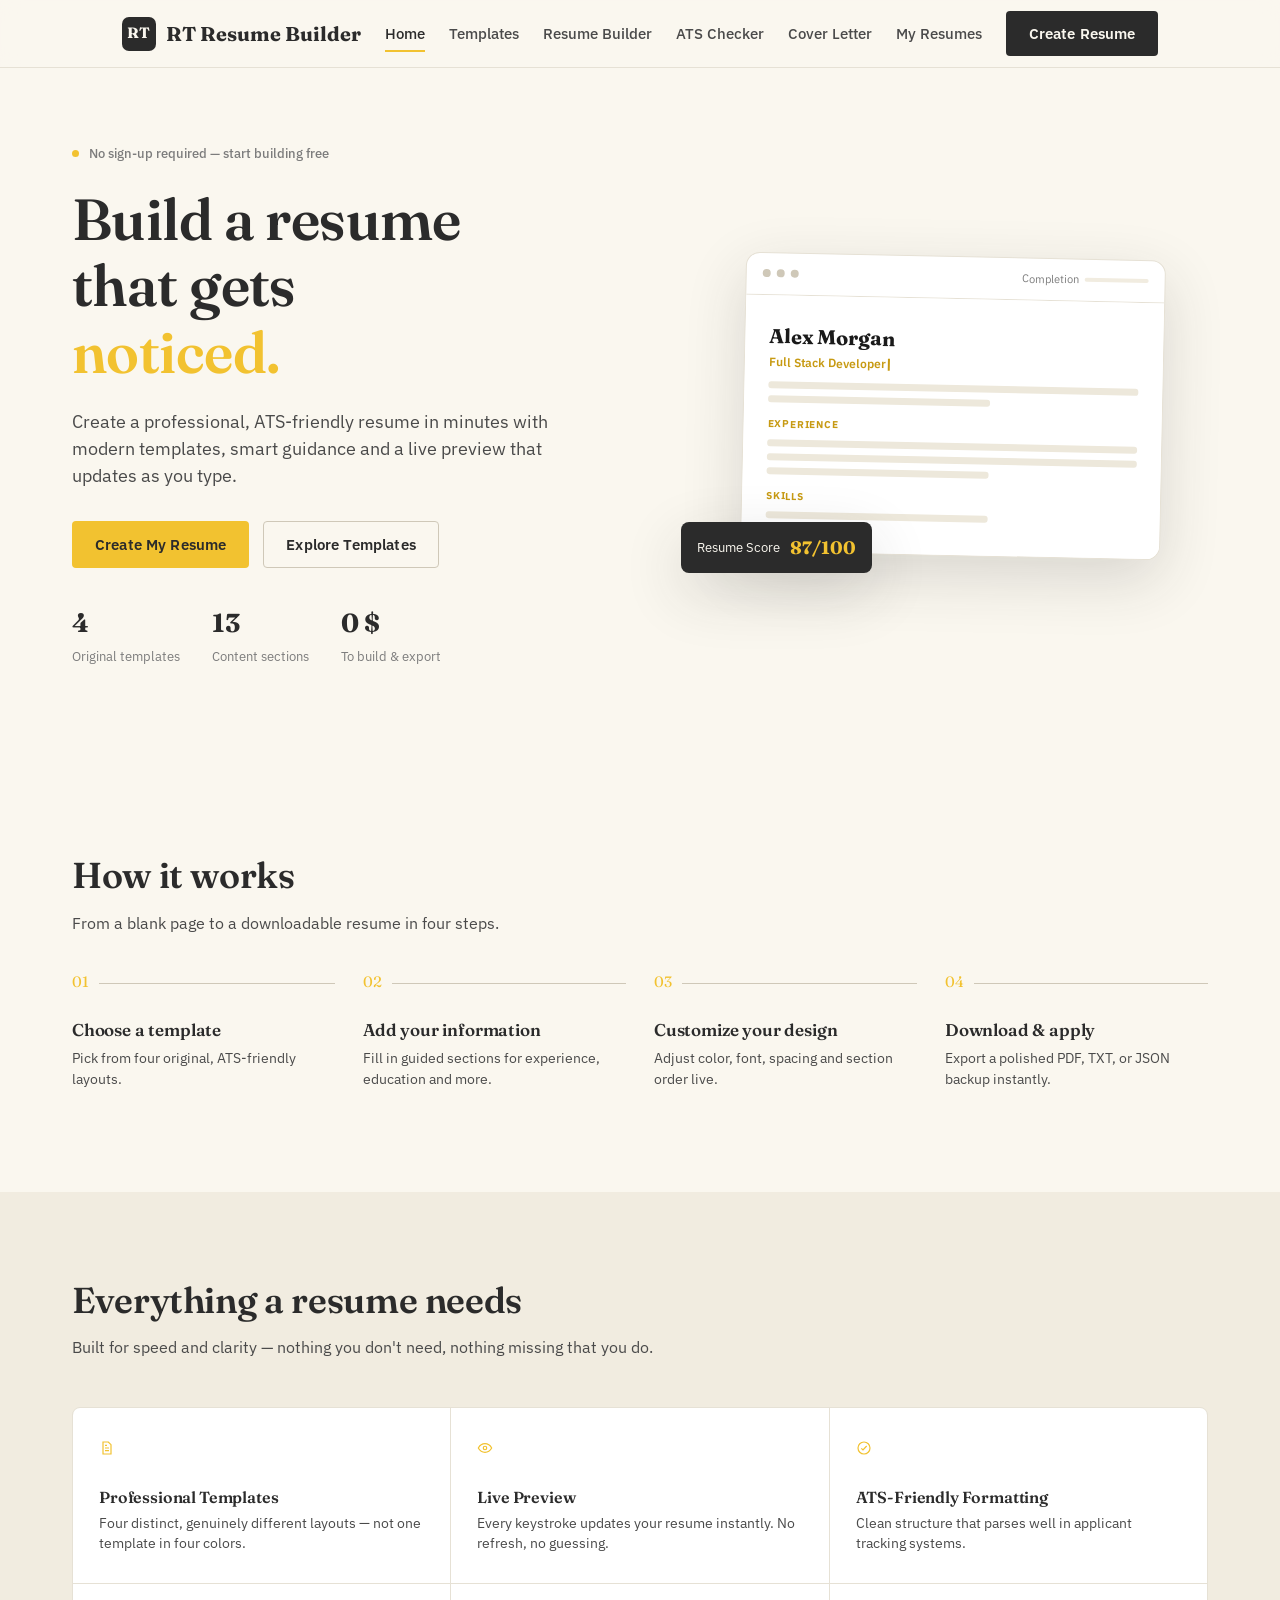
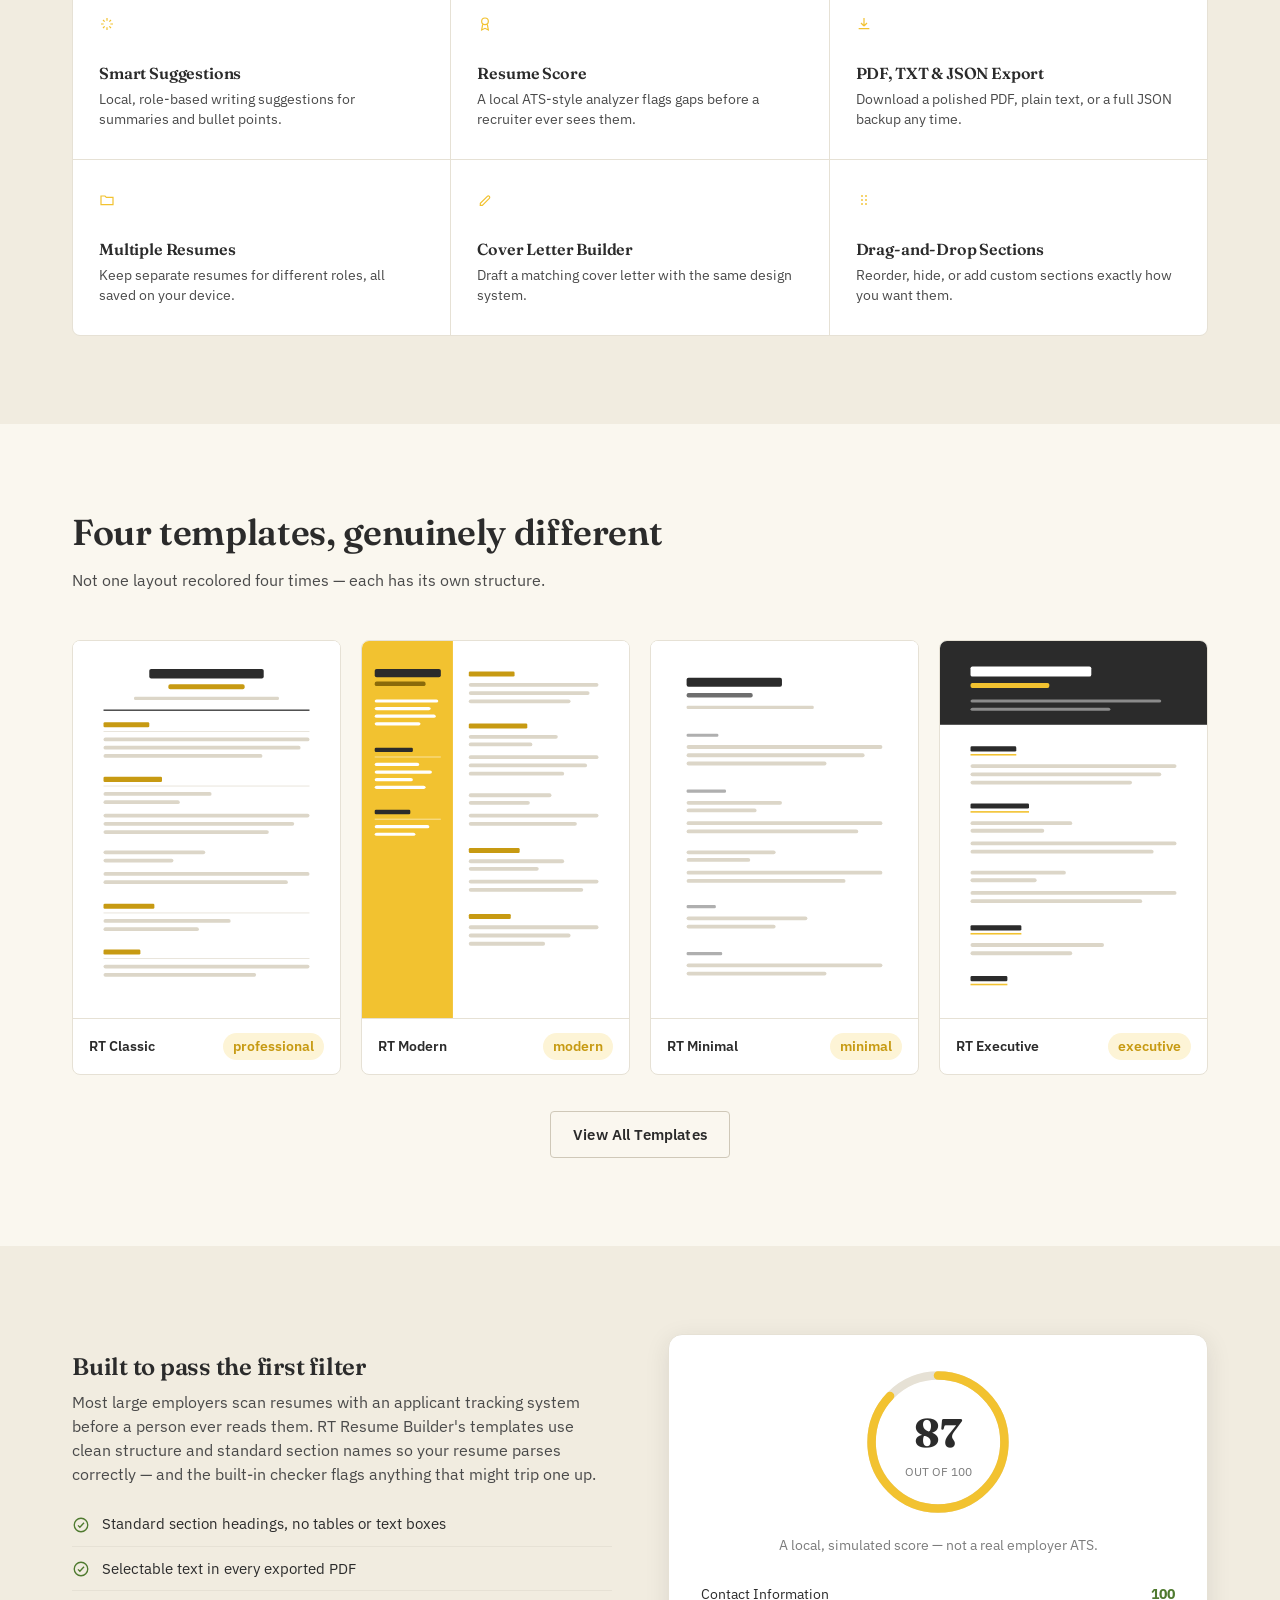
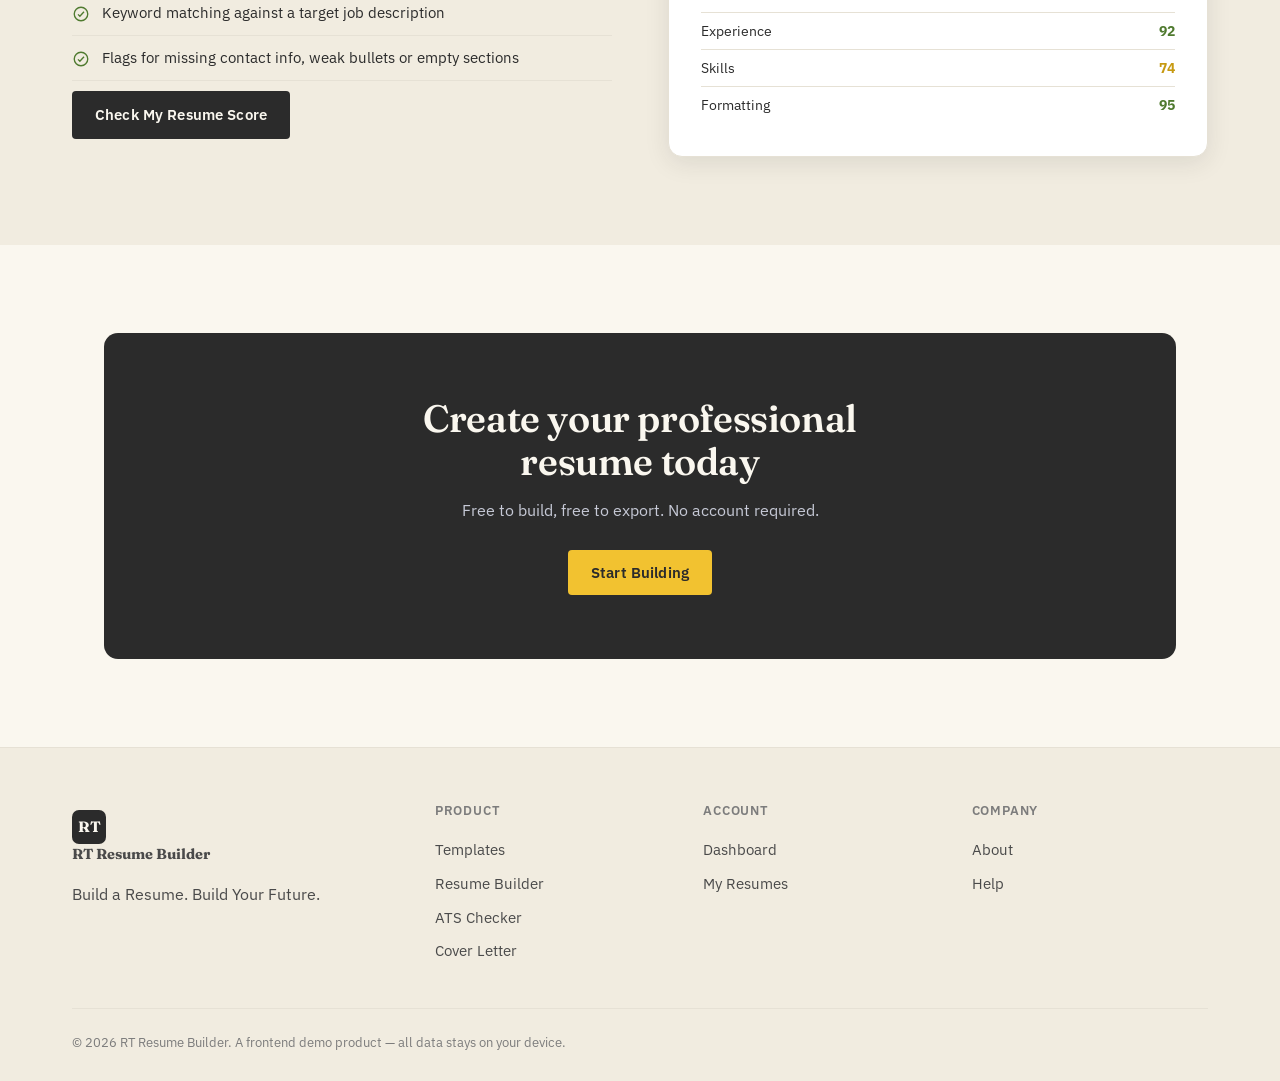
<file: index.html>
<!DOCTYPE html>
<html lang="en">
<head>
<meta charset="UTF-8">
<meta name="viewport" content="width=device-width, initial-scale=1.0">
<title>RT Resume Builder — Build a Professional Resume</title>
<meta name="description" content="Create professional ATS-friendly resumes with modern templates, live preview, smart guidance and easy PDF export.">
<meta property="og:title" content="RT Resume Builder — Build a Resume. Build Your Future.">
<meta property="og:description" content="Create professional, ATS-friendly resumes in minutes with modern templates and a live preview.">
<meta property="og:type" content="website">
<link rel="icon" href="data:image/svg+xml,<svg xmlns=%22http://www.w3.org/2000/svg%22 viewBox=%220 0 100 100%22><rect width=%22100%22 height=%22100%22 rx=%2222%22 fill=%22%2317233B%22/><text x=%2250%22 y=%2266%22 font-size=%2244%22 fill=%22%23FBF9F4%22 text-anchor=%22middle%22 font-family=%22Georgia,serif%22>RT</text></svg>">
<link rel="stylesheet" href="css/style.css">
<link rel="stylesheet" href="css/landing.css">
<link rel="stylesheet" href="css/responsive.css">
</head>
<body>

<header class="site-header">
  <div class="container">
    <a href="index.html" class="brand"><span class="brand-mark">RT</span><span class="brand-name">RT Resume Builder</span></a>
    <nav class="main-nav">
      <a href="index.html">Home</a>
      <a href="templates.html">Templates</a>
      <a href="builder.html">Resume Builder</a>
      <a href="ats-checker.html">ATS Checker</a>
      <a href="cover-letter.html">Cover Letter</a>
      <a href="dashboard.html">My Resumes</a>
    </nav>
    <div class="header-actions">
      <button class="btn btn-primary" data-create-resume>Create Resume</button>
    </div>
    <button class="hamburger" aria-label="Menu"><span></span></button>
  </div>
</header>

<nav class="mobile-nav">
  <a href="index.html">Home</a>
  <a href="templates.html">Templates</a>
  <a href="builder.html">Resume Builder</a>
  <a href="ats-checker.html">ATS Checker</a>
  <a href="cover-letter.html">Cover Letter</a>
  <a href="dashboard.html">My Resumes</a>
  <div class="mobile-actions">
    <button class="btn btn-primary" data-create-resume>Create Resume</button>
    <a href="dashboard.html" class="btn btn-outline">Dashboard</a>
  </div>
</nav>

<main>
  <section class="hero">
    <div class="container">
      <div class="hero-copy">
        <div class="hero-eyebrow"><span class="dot"></span><span>No sign-up required — start building free</span></div>
        <h1>Build a resume that gets <em>noticed.</em></h1>
        <p class="lede">Create a professional, ATS-friendly resume in minutes with modern templates, smart guidance and a live preview that updates as you type.</p>
        <div class="hero-ctas">
          <button class="btn btn-accent" data-create-resume>Create My Resume</button>
          <a href="templates.html" class="btn btn-outline">Explore Templates</a>
        </div>
        <div class="hero-stats">
          <div><strong>4</strong><span>Original templates</span></div>
          <div><strong>13</strong><span>Content sections</span></div>
          <div><strong>0&nbsp;$</strong><span>To build &amp; export</span></div>
        </div>
      </div>
      <div class="hero-visual">
        <div class="mini-app">
          <div class="mini-app-bar">
            <div class="dots"><span></span><span></span><span></span></div>
            <div class="completion">Completion <div class="mini-progress"><i></i></div></div>
          </div>
          <div class="mini-resume">
            <div class="m-name" id="hero-type-name"></div>
            <div class="m-title">Full Stack Developer<span class="type-cursor"></span></div>
            <div class="m-line"></div>
            <div class="m-line short"></div>
            <div class="m-heading">Experience</div>
            <div class="m-line"></div>
            <div class="m-line"></div>
            <div class="m-line short"></div>
            <div class="m-heading">Skills</div>
            <div class="m-line short"></div>
          </div>
        </div>
        <div class="hero-badge-float">Resume Score <strong>87/100</strong></div>
      </div>
    </div>
  </section>

  <section class="section">
    <div class="container">
      <div class="section-head">
        <h2>How it works</h2>
        <p>From a blank page to a downloadable resume in four steps.</p>
      </div>
      <div class="steps">
        <div class="step"><span class="step-num">01</span><h3>Choose a template</h3><p>Pick from four original, ATS-friendly layouts.</p></div>
        <div class="step"><span class="step-num">02</span><h3>Add your information</h3><p>Fill in guided sections for experience, education and more.</p></div>
        <div class="step"><span class="step-num">03</span><h3>Customize your design</h3><p>Adjust color, font, spacing and section order live.</p></div>
        <div class="step"><span class="step-num">04</span><h3>Download &amp; apply</h3><p>Export a polished PDF, TXT, or JSON backup instantly.</p></div>
      </div>
    </div>
  </section>

  <section class="section section-alt">
    <div class="container">
      <div class="section-head">
        <h2>Everything a resume needs</h2>
        <p>Built for speed and clarity — nothing you don't need, nothing missing that you do.</p>
      </div>
      <div class="features-grid">
        <div class="feature-card"><div class="f-icon"><span data-icon="file-text"></span></div><h3>Professional Templates</h3><p>Four distinct, genuinely different layouts — not one template in four colors.</p></div>
        <div class="feature-card"><div class="f-icon"><span data-icon="eye"></span></div><h3>Live Preview</h3><p>Every keystroke updates your resume instantly. No refresh, no guessing.</p></div>
        <div class="feature-card"><div class="f-icon"><span data-icon="check-circle"></span></div><h3>ATS-Friendly Formatting</h3><p>Clean structure that parses well in applicant tracking systems.</p></div>
        <div class="feature-card"><div class="f-icon"><span data-icon="sparkle"></span></div><h3>Smart Suggestions</h3><p>Local, role-based writing suggestions for summaries and bullet points.</p></div>
        <div class="feature-card"><div class="f-icon"><span data-icon="award"></span></div><h3>Resume Score</h3><p>A local ATS-style analyzer flags gaps before a recruiter ever sees them.</p></div>
        <div class="feature-card"><div class="f-icon"><span data-icon="download"></span></div><h3>PDF, TXT &amp; JSON Export</h3><p>Download a polished PDF, plain text, or a full JSON backup any time.</p></div>
        <div class="feature-card"><div class="f-icon"><span data-icon="folder"></span></div><h3>Multiple Resumes</h3><p>Keep separate resumes for different roles, all saved on your device.</p></div>
        <div class="feature-card"><div class="f-icon"><span data-icon="edit"></span></div><h3>Cover Letter Builder</h3><p>Draft a matching cover letter with the same design system.</p></div>
        <div class="feature-card"><div class="f-icon"><span data-icon="grip"></span></div><h3>Drag-and-Drop Sections</h3><p>Reorder, hide, or add custom sections exactly how you want them.</p></div>
      </div>
    </div>
  </section>

  <section class="section">
    <div class="container">
      <div class="section-head">
        <h2>Four templates, genuinely different</h2>
        <p>Not one layout recolored four times — each has its own structure.</p>
      </div>
      <div class="showcase-grid" id="showcase-grid"></div>
      <div class="showcase-more"><a href="templates.html" class="btn btn-outline">View All Templates</a></div>
    </div>
  </section>

  <section class="section section-alt">
    <div class="container ats-section">
      <div>
        <h2>Built to pass the first filter</h2>
        <p>Most large employers scan resumes with an applicant tracking system before a person ever reads them. RT Resume Builder's templates use clean structure and standard section names so your resume parses correctly — and the built-in checker flags anything that might trip one up.</p>
        <ul class="ats-check-list">
          <li><span data-icon="check-circle"></span> Standard section headings, no tables or text boxes</li>
          <li><span data-icon="check-circle"></span> Selectable text in every exported PDF</li>
          <li><span data-icon="check-circle"></span> Keyword matching against a target job description</li>
          <li><span data-icon="check-circle"></span> Flags for missing contact info, weak bullets or empty sections</li>
        </ul>
        <a href="ats-checker.html" class="btn btn-primary" style="margin-top:10px;">Check My Resume Score</a>
      </div>
      <div class="ats-score-card">
        <div class="score-ring" id="ats-demo-ring">
          <svg viewBox="0 0 140 140"><circle class="track" cx="70" cy="70" r="62"/><circle class="fill" cx="70" cy="70" r="62" style="stroke-dasharray:389;stroke-dashoffset:50"/></svg>
          <div class="score-num"><strong>87</strong><span>OUT OF 100</span></div>
        </div>
        <p style="margin:0;color:var(--muted);font-size:13.5px;">A local, simulated score — not a real employer ATS.</p>
        <ul class="ats-cat-list">
          <li><span>Contact Information</span><strong style="color:var(--success)">100</strong></li>
          <li><span>Experience</span><strong style="color:var(--success)">92</strong></li>
          <li><span>Skills</span><strong style="color:var(--warning)">74</strong></li>
          <li><span>Formatting</span><strong style="color:var(--success)">95</strong></li>
        </ul>
      </div>
    </div>
  </section>

  <section class="section">
    <div class="container">
      <div class="final-cta">
        <h2>Create your professional resume today</h2>
        <p>Free to build, free to export. No account required.</p>
        <button class="btn btn-accent" data-create-resume>Start Building</button>
      </div>
    </div>
  </section>
</main>

<footer class="site-footer">
  <div class="container">
    <div class="footer-grid">
      <div class="footer-col">
        <a href="index.html" class="brand" style="margin-bottom:10px;"><span class="brand-mark">RT</span><span class="brand-name">RT Resume Builder</span></a>
        <p style="max-width:32ch;">Build a Resume. Build Your Future.</p>
      </div>
      <div class="footer-col"><h4>Product</h4>
        <a href="templates.html">Templates</a><a href="builder.html">Resume Builder</a><a href="ats-checker.html">ATS Checker</a><a href="cover-letter.html">Cover Letter</a>
      </div>
      <div class="footer-col"><h4>Account</h4>
        <a href="dashboard.html">Dashboard</a><a href="dashboard.html">My Resumes</a>
      </div>
      <div class="footer-col"><h4>Company</h4>
        <a href="index.html">About</a><a href="index.html">Help</a>
      </div>
    </div>
    <div class="footer-bottom">
      <span>© 2026 RT Resume Builder. A frontend demo product — all data stays on your device.</span>
    </div>
  </div>
</footer>

<script src="js/ui.js"></script>
<script src="js/storage.js"></script>
<script src="js/resume-data.js"></script>
<script src="js/icons.js"></script>
<script src="js/templates.js"></script>
<script src="js/resume-preview.js"></script>
<script src="js/suggestions-data.js"></script>
<script src="js/sample-data.js"></script>
<script src="js/navigation.js"></script>
<script src="js/app.js"></script>
<script>
  document.addEventListener('DOMContentLoaded', () => {
    document.querySelectorAll('[data-icon]').forEach(el => { el.innerHTML = RTIcons[el.dataset.icon] || ''; });
  });
</script>
<script>
  // render template showcase using the shared preview engine (kept inline: purely presentational, page-specific)
  document.addEventListener('DOMContentLoaded', () => {
    const grid = document.getElementById('showcase-grid');
    grid.innerHTML = RT_TEMPLATES.map(t => `
      <a class="showcase-card" href="templates.html">
        <div class="showcase-thumb"><img src="${t.image}" alt="${t.name} resume template preview" loading="lazy"></div>
        <div class="showcase-meta"><span>${t.name}</span><span class="badge badge-brass">${t.category}</span></div>
      </a>`).join('');
  });
</script>
</body>
</html>
</file>
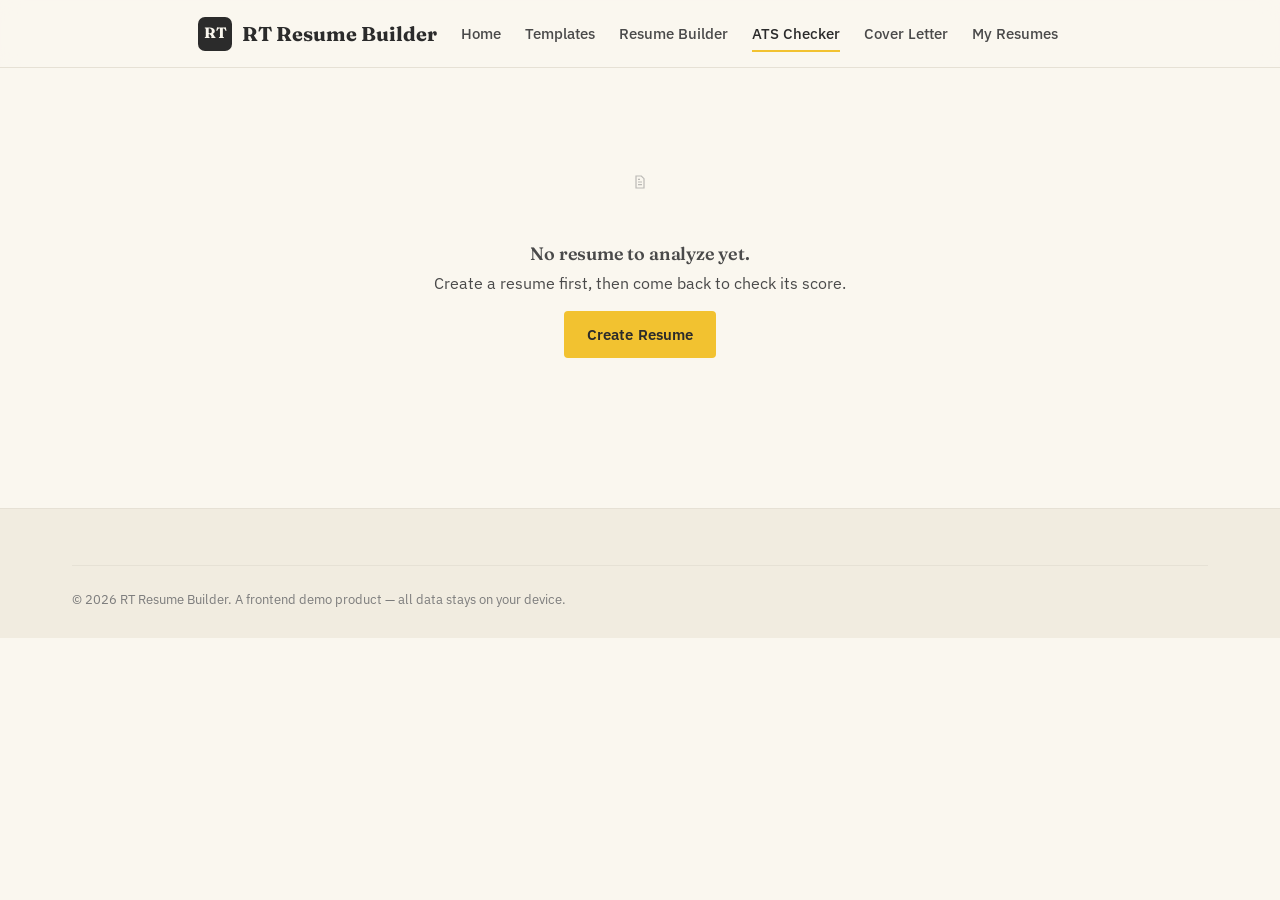
<file: ats-checker.html>
<!DOCTYPE html>
<html lang="en">
<head>
<meta charset="UTF-8">
<meta name="viewport" content="width=device-width, initial-scale=1.0">
<title>ATS Checker — RT Resume Builder</title>
<link rel="icon" href="data:image/svg+xml,<svg xmlns=%22http://www.w3.org/2000/svg%22 viewBox=%220 0 100 100%22><rect width=%22100%22 height=%22100%22 rx=%2222%22 fill=%22%2317233B%22/><text x=%2250%22 y=%2266%22 font-size=%2244%22 fill=%22%23FBF9F4%22 text-anchor=%22middle%22 font-family=%22Georgia,serif%22>RT</text></svg>">
<link rel="stylesheet" href="css/style.css">
<link rel="stylesheet" href="css/builder.css">
<link rel="stylesheet" href="css/responsive.css">
<style>
  .ats-wrap{ max-width:1080px; margin:0 auto; padding:44px 32px 90px; }
  .ats-top{ margin-bottom:34px; }
  .ats-top p{ margin:0; }
  .ats-layout{ display:grid; grid-template-columns:300px 1fr; gap:28px; align-items:start; }
  .ats-panel{ background:var(--surface); border:1px solid var(--line); border-radius:var(--radius); padding:26px; }
  .ats-panel h3{ font-size:16px; margin-bottom:14px; }
  #category-list li{ display:flex; justify-content:space-between; padding:9px 0; border-bottom:1px solid var(--line); font-size:14px; }
  #category-list li:last-child{ border:none; }
  .keyword-form{ display:flex; flex-direction:column; gap:10px; margin-top:6px; }
  @media (max-width:900px){ .ats-layout{ grid-template-columns:1fr; } }
</style>
</head>
<body>

<header class="site-header">
  <div class="container">
    <a href="index.html" class="brand"><span class="brand-mark">RT</span><span class="brand-name">RT Resume Builder</span></a>
    <nav class="main-nav">
      <a href="index.html">Home</a><a href="templates.html">Templates</a><a href="builder.html">Resume Builder</a>
      <a href="ats-checker.html" class="active">ATS Checker</a><a href="cover-letter.html">Cover Letter</a><a href="dashboard.html">My Resumes</a>
    </nav>
    <div class="header-actions">
    </div>
    <button class="hamburger" aria-label="Menu"><span></span></button>
  </div>
</header>
<nav class="mobile-nav">
  <a href="index.html">Home</a><a href="templates.html">Templates</a><a href="builder.html">Resume Builder</a>
  <a href="ats-checker.html">ATS Checker</a><a href="cover-letter.html">Cover Letter</a><a href="dashboard.html">My Resumes</a>
</nav>

<div id="ats-root" class="ats-wrap">
  <div class="ats-top">
    <h1 style="font-size:28px;">ATS Score for "<span id="ats-resume-name"></span>"</h1>
    <p>A local, simulated analysis — not a real employer applicant tracking system. Use it to catch obvious gaps before you apply.</p>
  </div>

  <div class="ats-layout">
    <div class="ats-panel" style="text-align:center;">
      <div id="score-ring-holder" style="display:flex;justify-content:center;margin-bottom:10px;"></div>
      <p style="color:var(--muted);font-size:13px;">Overall Resume Score</p>
      <h3 style="text-align:left;margin-top:20px;">By Category</h3>
      <ul id="category-list"></ul>
    </div>

    <div>
      <div class="ats-panel" style="margin-bottom:20px;">
        <h3>Resume Check</h3>
        <div id="resume-check-list"></div>
      </div>

      <div class="ats-panel" style="margin-bottom:20px;">
        <h3>Issues Found</h3>
        <div id="issue-list"></div>
      </div>

      <div class="ats-panel">
        <h3>Keyword Match</h3>
        <p style="margin-bottom:10px;">Enter a target job title and keywords from a job description to see how well your resume matches.</p>
        <form id="keyword-form" class="keyword-form">
          <input type="text" id="target-job" class="field" style="padding:11px 13px;border:1px solid var(--line-strong);border-radius:6px;" placeholder="Target Job Title, e.g. Frontend Developer">
          <input type="text" id="target-keywords" class="field" style="padding:11px 13px;border:1px solid var(--line-strong);border-radius:6px;" placeholder="Keywords, comma-separated e.g. HTML, CSS, JavaScript, Git, React">
          <button class="btn btn-primary" type="submit" style="align-self:flex-start;">Check Keyword Match</button>
        </form>
        <div id="keyword-result" style="margin-top:14px;"></div>
      </div>
    </div>
  </div>
</div>

<footer class="site-footer">
  <div class="container"><div class="footer-bottom"><span>© 2026 RT Resume Builder. A frontend demo product — all data stays on your device.</span></div></div>
</footer>

<script src="js/ui.js"></script>
<script src="js/storage.js"></script>
<script src="js/resume-data.js"></script>
<script src="js/icons.js"></script>
<script src="js/templates.js"></script>
<script src="js/resume-preview.js"></script>
<script src="js/suggestions-data.js"></script>
<script src="js/sample-data.js"></script>
<script src="js/navigation.js"></script>
<script src="js/ats-checker.js"></script>
<script>
document.addEventListener('DOMContentLoaded', () => {
  document.querySelectorAll('[data-icon]').forEach(el => { el.innerHTML = RTIcons[el.dataset.icon] || ''; });
});
</script>
</body>
</html>
</file>
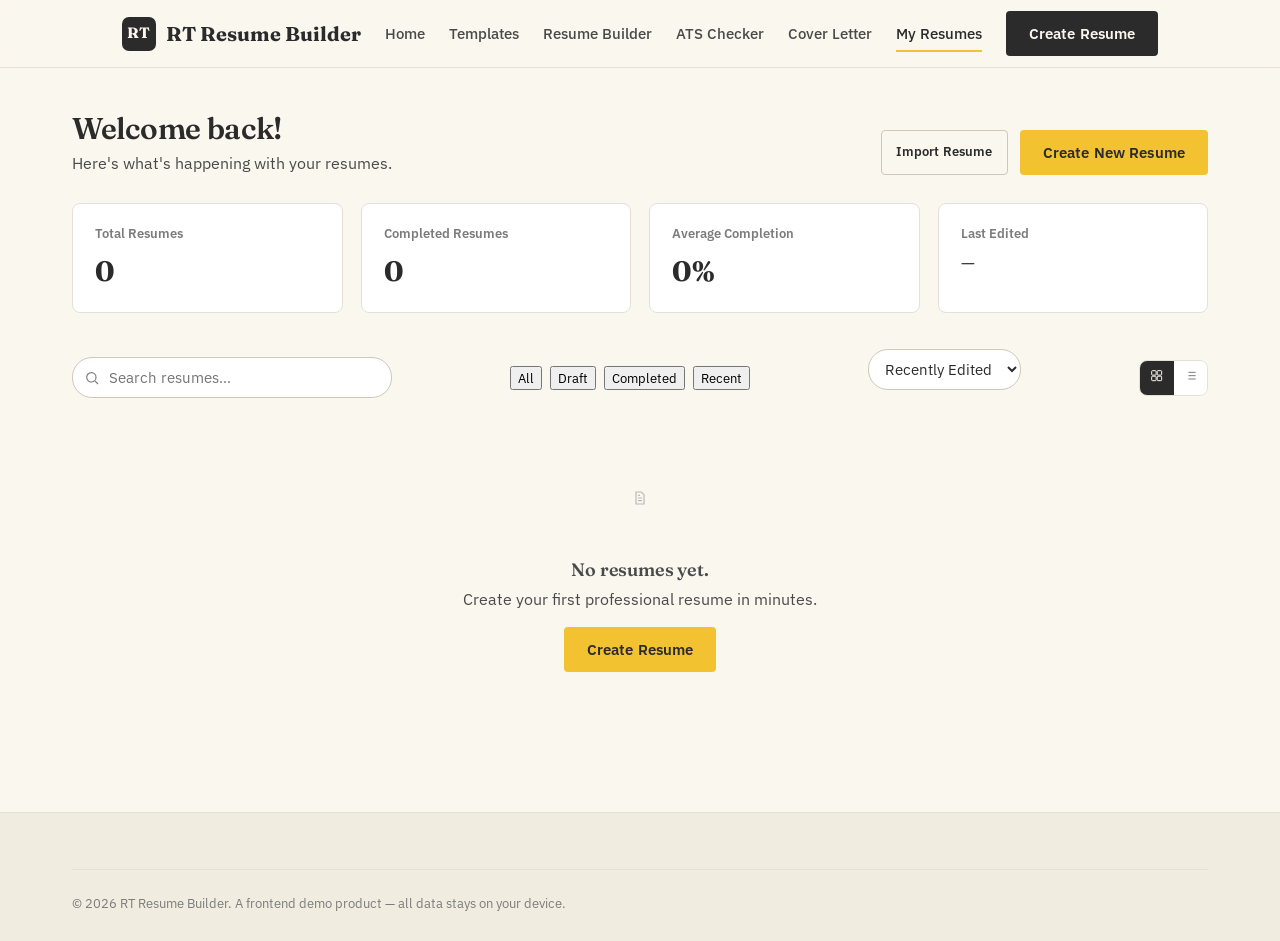
<file: dashboard.html>
<!DOCTYPE html>
<html lang="en">
<head>
<meta charset="UTF-8">
<meta name="viewport" content="width=device-width, initial-scale=1.0">
<title>Dashboard — RT Resume Builder</title>
<link rel="icon" href="data:image/svg+xml,<svg xmlns=%22http://www.w3.org/2000/svg%22 viewBox=%220 0 100 100%22><rect width=%22100%22 height=%22100%22 rx=%2222%22 fill=%22%2317233B%22/><text x=%2250%22 y=%2266%22 font-size=%2244%22 fill=%22%23FBF9F4%22 text-anchor=%22middle%22 font-family=%22Georgia,serif%22>RT</text></svg>">
<link rel="stylesheet" href="css/style.css">
<link rel="stylesheet" href="css/dashboard.css">
<link rel="stylesheet" href="css/resume.css">
<link rel="stylesheet" href="css/responsive.css">
</head>
<body>

<header class="site-header">
  <div class="container">
    <a href="index.html" class="brand"><span class="brand-mark">RT</span><span class="brand-name">RT Resume Builder</span></a>
    <nav class="main-nav">
      <a href="index.html">Home</a>
      <a href="templates.html">Templates</a>
      <a href="builder.html">Resume Builder</a>
      <a href="ats-checker.html">ATS Checker</a>
      <a href="cover-letter.html">Cover Letter</a>
      <a href="dashboard.html">My Resumes</a>
    </nav>
    <div class="header-actions">
      <button class="btn btn-primary" data-create-resume>Create Resume</button>
    </div>
    <button class="hamburger" aria-label="Menu"><span></span></button>
  </div>
</header>
<nav class="mobile-nav">
  <a href="index.html">Home</a><a href="templates.html">Templates</a><a href="builder.html">Resume Builder</a>
  <a href="ats-checker.html">ATS Checker</a><a href="cover-letter.html">Cover Letter</a><a href="dashboard.html">My Resumes</a>
  <div class="mobile-actions"><button class="btn btn-primary" data-create-resume>Create Resume</button></div>
</nav>

<main class="container">
  <div class="dash-head">
    <div><h1>Welcome back!</h1><p>Here's what's happening with your resumes.</p></div>
    <div class="flex gap-12">
      <label class="btn btn-outline btn-sm" style="cursor:pointer;">Import Resume<input type="file" id="import-resume-input" accept="application/json" class="visually-hidden"></label>
      <button class="btn btn-accent" data-create-resume>Create New Resume</button>
    </div>
  </div>

  <div class="stat-grid" id="stat-grid"></div>

  <div class="dash-toolbar">
    <div class="search-box"><span data-icon="search"></span><input type="text" id="search-input" placeholder="Search resumes…"></div>
    <div class="dash-filters">
      <button class="filter-chip active" data-filter="all">All</button>
      <button class="filter-chip" data-filter="draft">Draft</button>
      <button class="filter-chip" data-filter="completed">Completed</button>
      <button class="filter-chip" data-filter="recent">Recent</button>
    </div>
    <select id="sort-select" class="field" style="width:auto;padding:9px 12px;border:1px solid var(--line-strong);border-radius:20px;background:var(--surface);color:var(--ink);">
      <option value="recent">Recently Edited</option>
      <option value="oldest">Oldest</option>
      <option value="name-asc">Name A–Z</option>
      <option value="name-desc">Name Z–A</option>
      <option value="score-high">Highest Score</option>
      <option value="score-low">Lowest Score</option>
    </select>
    <div class="view-toggle">
      <button data-view="grid" class="active"><span data-icon="grid"></span></button>
      <button data-view="list"><span data-icon="list"></span></button>
    </div>
  </div>

  <div class="resume-grid" id="resume-grid"></div>
</main>

<footer class="site-footer">
  <div class="container"><div class="footer-bottom"><span>© 2026 RT Resume Builder. A frontend demo product — all data stays on your device.</span></div></div>
</footer>

<script src="js/ui.js"></script>
<script src="js/storage.js"></script>
<script src="js/resume-data.js"></script>
<script src="js/icons.js"></script>
<script src="js/templates.js"></script>
<script src="js/resume-preview.js"></script>
<script src="js/suggestions-data.js"></script>
<script src="js/sample-data.js"></script>
<script src="js/navigation.js"></script>
<script src="js/pdf-export.js"></script>
<script src="js/app.js"></script>
<script src="js/dashboard.js"></script>
<script>
document.addEventListener('DOMContentLoaded', () => {
  document.querySelectorAll('[data-icon]').forEach(el => { el.innerHTML = RTIcons[el.dataset.icon] || ''; });
});
</script>
</body>
</html>
</file>
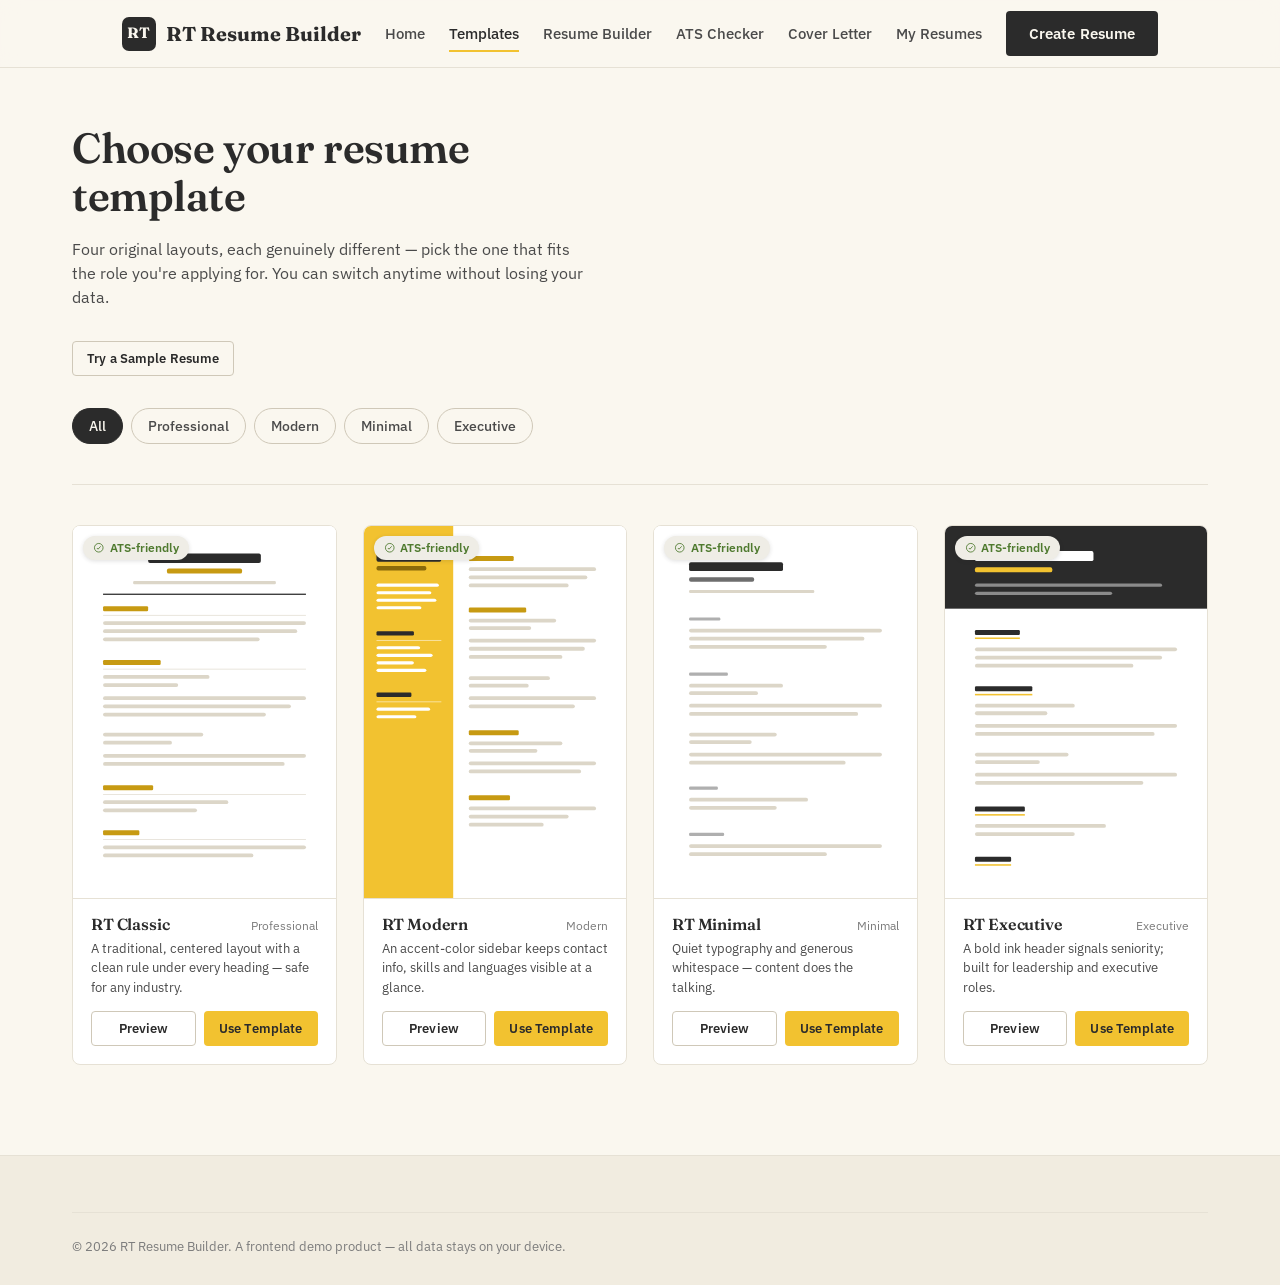
<file: templates.html>
<!DOCTYPE html>
<html lang="en">
<head>
<meta charset="UTF-8">
<meta name="viewport" content="width=device-width, initial-scale=1.0">
<title>Choose Your Resume Template — RT Resume Builder</title>
<meta name="description" content="Browse RT Resume Builder's original, ATS-friendly resume templates.">
<link rel="icon" href="data:image/svg+xml,<svg xmlns=%22http://www.w3.org/2000/svg%22 viewBox=%220 0 100 100%22><rect width=%22100%22 height=%22100%22 rx=%2222%22 fill=%22%2317233B%22/><text x=%2250%22 y=%2266%22 font-size=%2244%22 fill=%22%23FBF9F4%22 text-anchor=%22middle%22 font-family=%22Georgia,serif%22>RT</text></svg>">
<link rel="stylesheet" href="css/style.css">
<link rel="stylesheet" href="css/templates.css">
<link rel="stylesheet" href="css/resume.css">
<link rel="stylesheet" href="css/responsive.css">
</head>
<body>

<header class="site-header">
  <div class="container">
    <a href="index.html" class="brand"><span class="brand-mark">RT</span><span class="brand-name">RT Resume Builder</span></a>
    <nav class="main-nav">
      <a href="index.html">Home</a>
      <a href="templates.html">Templates</a>
      <a href="builder.html">Resume Builder</a>
      <a href="ats-checker.html">ATS Checker</a>
      <a href="cover-letter.html">Cover Letter</a>
      <a href="dashboard.html">My Resumes</a>
    </nav>
    <div class="header-actions">
      <button class="btn btn-primary" data-create-resume>Create Resume</button>
    </div>
    <button class="hamburger" aria-label="Menu"><span></span></button>
  </div>
</header>
<nav class="mobile-nav">
  <a href="index.html">Home</a><a href="templates.html">Templates</a><a href="builder.html">Resume Builder</a>
  <a href="ats-checker.html">ATS Checker</a><a href="cover-letter.html">Cover Letter</a><a href="dashboard.html">My Resumes</a>
  <div class="mobile-actions"><button class="btn btn-primary" data-create-resume>Create Resume</button></div>
</nav>

<main class="container">
  <div class="page-head">
    <h1>Choose your resume template</h1>
    <p>Four original layouts, each genuinely different — pick the one that fits the role you're applying for. You can switch anytime without losing your data.</p>
    <button class="btn btn-outline btn-sm" id="try-sample-btn" style="margin-top:16px;">Try a Sample Resume</button>
  </div>

  <div class="filter-bar">
    <button class="filter-chip active" data-filter="all">All</button>
    <button class="filter-chip" data-filter="professional">Professional</button>
    <button class="filter-chip" data-filter="modern">Modern</button>
    <button class="filter-chip" data-filter="minimal">Minimal</button>
    <button class="filter-chip" data-filter="executive">Executive</button>
  </div>

  <div class="template-grid" id="template-grid"></div>
</main>

<footer class="site-footer">
  <div class="container">
    <div class="footer-bottom"><span>© 2026 RT Resume Builder. A frontend demo product — all data stays on your device.</span></div>
  </div>
</footer>

<script src="js/ui.js"></script>
<script src="js/storage.js"></script>
<script src="js/resume-data.js"></script>
<script src="js/icons.js"></script>
<script src="js/templates.js"></script>
<script src="js/resume-preview.js"></script>
<script src="js/suggestions-data.js"></script>
<script src="js/sample-data.js"></script>
<script src="js/navigation.js"></script>
<script src="js/app.js"></script>
<script src="js/templates-page.js"></script>
<script>
document.addEventListener('DOMContentLoaded', () => {
  document.querySelectorAll('[data-icon]').forEach(el => { el.innerHTML = RTIcons[el.dataset.icon] || ''; });
});
</script>
</body>
</html>
</file>
<file: css/style.css>
/* ==========================================================================
   RT RESUME BUILDER — BASE STYLES & DESIGN TOKENS
   ========================================================================== */

@import url('https://fonts.googleapis.com/css2?family=Fraunces:opsz,wght@9..144,400;9..144,500;9..144,600;9..144,700&family=IBM+Plex+Sans:wght@400;500;600;700&family=IBM+Plex+Mono:wght@500&family=Inter:wght@400;500;600;700&family=Poppins:wght@400;500;600;700&family=Merriweather:wght@400;700&display=swap');

:root{
  /* ---- palette: yellow / off-white / dark grey ---- */
  --ink:            #2B2B2B;   /* dark grey — primary text & solid buttons */
  --ink-soft:       #4A4A4A;
  --muted:          #7C7C7C;
  --paper:          #FAF7EF;   /* off-white page background */
  --paper-dim:      #F1ECE0;   /* off-white, one step down */
  --surface:        #FFFFFF;
  --line:           #E6E1D5;
  --line-strong:    #CFC8B8;

  /* yellow accent family */
  --brass:          #F2C230;   /* primary yellow */
  --brass-dark:     #C79A12;   /* deeper yellow for text on light bg */
  --brass-tint:     #FDF4D6;   /* pale yellow wash */

  --teal:           #5C5C5C;
  --teal-tint:      #EFEDE6;
  --success:        #4F7A2F;
  --warning:        #C79A12;
  --danger:         #A83A2C;
  --danger-tint:    #F7E4E0;

  /* ---- type ---- */
  --font-display: 'Fraunces', Georgia, serif;
  --font-body: 'IBM Plex Sans', -apple-system, BlinkMacSystemFont, 'Segoe UI', sans-serif;
  --font-mono: 'IBM Plex Mono', monospace;

  /* ---- geometry ---- */
  --radius-sm: 4px;
  --radius: 8px;
  --radius-lg: 14px;
  --shadow-sm: 0 1px 2px rgba(43,43,43,.06);
  --shadow: 0 6px 24px rgba(43,43,43,.10);
  --shadow-lg: 0 20px 60px rgba(43,43,43,.16);

  --header-h: 68px;
  --max-w: 1200px;
}

*,*::before,*::after{ box-sizing:border-box; }
html{ scroll-behavior:smooth; }
body{
  margin:0;
  font-family:var(--font-body);
  color:var(--ink);
  background:var(--paper);
  -webkit-font-smoothing:antialiased;
  line-height:1.5;
  transition:background .25s ease,color .25s ease;
}
h1,h2,h3,h4{
  font-family:var(--font-display);
  color:var(--ink);
  margin:0 0 .4em;
  font-weight:600;
  line-height:1.15;
  letter-spacing:-.01em;
}
p{ margin:0 0 1em; color:var(--ink-soft); }
a{ color:inherit; text-decoration:none; }
ul{ margin:0; padding:0; list-style:none; }
button{ font-family:inherit; cursor:pointer; }
input,select,textarea{ font-family:inherit; font-size:15px; }
img{ max-width:100%; display:block; }
:focus-visible{ outline:2px solid var(--brass); outline-offset:2px; }

.container{ max-width:var(--max-w); margin:0 auto; padding:0 32px; }
.visually-hidden{ position:absolute; width:1px; height:1px; overflow:hidden; clip:rect(0 0 0 0); }

/* ---- buttons ---- */
.btn{
  display:inline-flex; align-items:center; justify-content:center; gap:8px;
  padding:12px 22px; border-radius:var(--radius-sm); border:1px solid transparent;
  font-weight:600; font-size:14.5px; letter-spacing:.01em;
  transition:transform .12s ease, box-shadow .12s ease, background .15s ease, border-color .15s ease;
  white-space:nowrap;
}
.btn:active{ transform:translateY(1px); }
.btn-primary{ background:var(--ink); color:var(--paper); }
.btn-primary:hover{ background:#141414; }
/* yellow accent button carries dark-grey text — yellow on white needs dark type for contrast */
.btn-accent{ background:var(--brass); color:var(--ink); }
.btn-accent:hover{ background:#E8B61C; box-shadow:0 6px 18px rgba(242,194,48,.45); }
.btn-outline{ background:transparent; color:var(--ink); border-color:var(--line-strong); }
.btn-outline:hover{ border-color:var(--ink); }
.btn-ghost{ background:transparent; color:var(--ink-soft); }
.btn-ghost:hover{ color:var(--ink); background:var(--paper-dim); }
.btn-sm{ padding:8px 14px; font-size:13px; }
.btn-icon{ padding:9px; border-radius:var(--radius-sm); background:transparent; border:1px solid var(--line); color:var(--ink-soft); }
.btn-icon:hover{ border-color:var(--line-strong); color:var(--ink); }
.btn-danger-outline{ background:transparent; border-color:var(--danger); color:var(--danger); }
.btn-danger-outline:hover{ background:var(--danger); color:#fff; }
.btn:disabled{ opacity:.45; cursor:not-allowed; }
.btn svg{ width:16px; height:16px; flex-shrink:0; }

/* ---- top navigation (marketing pages) ---- */
.site-header{
  position:sticky; top:0; z-index:50; height:var(--header-h);
  display:flex; align-items:center; background:rgba(250,247,239,.9);
  backdrop-filter:blur(10px); border-bottom:1px solid var(--line);
}
.site-header .container{ display:flex; align-items:center; justify-content:space-between; gap:24px; }
.brand{ display:flex; align-items:center; gap:10px; font-family:var(--font-display); font-weight:700; font-size:20px; }
.brand-mark{
  width:34px; height:34px; border-radius:7px; background:var(--ink); color:var(--paper);
  display:flex; align-items:center; justify-content:center; font-family:var(--font-display);
  font-weight:700; font-size:15px; flex-shrink:0;
}
.brand-name{ white-space:nowrap; }
.brand-tag{ display:none; }

.main-nav{ display:flex; align-items:center; gap:24px; flex-shrink:0; }
.main-nav a{ font-size:14.5px; font-weight:500; color:var(--ink-soft); position:relative; padding:4px 0; white-space:nowrap; }
.main-nav a:hover, .main-nav a.active{ color:var(--ink); }
.main-nav a.active::after{
  content:""; position:absolute; left:0; right:0; bottom:-4px; height:2px; background:var(--brass);
}
.header-actions{ display:flex; align-items:center; gap:10px; }

.hamburger{ display:none; width:38px; height:38px; border:none; background:none; align-items:center; justify-content:center; }
.hamburger span{ display:block; width:20px; height:2px; background:var(--ink); position:relative; }
.hamburger span::before,.hamburger span::after{ content:""; position:absolute; left:0; width:20px; height:2px; background:var(--ink); transition:transform .2s ease; }
.hamburger span::before{ top:-6px; } .hamburger span::after{ top:6px; }

.mobile-nav{
  position:fixed; inset:var(--header-h) 0 0 0; background:var(--paper); z-index:60;
  display:none; flex-direction:column; padding:24px 32px; gap:4px; overflow-y:auto;
}
.mobile-nav.open{ display:flex; }
.mobile-nav a{ padding:16px 4px; border-bottom:1px solid var(--line); font-size:17px; font-weight:500; }
.mobile-nav .mobile-actions{ margin-top:20px; display:flex; flex-direction:column; gap:10px; }
body.nav-open{ overflow:hidden; }

/* ---- footer ---- */
.site-footer{ border-top:1px solid var(--line); padding:56px 0 28px; background:var(--paper-dim); }
.footer-grid{ display:grid; grid-template-columns:1.4fr repeat(3,1fr); gap:32px; margin-bottom:40px; }
.footer-col h4{ font-family:var(--font-body); font-size:13px; font-weight:600; text-transform:uppercase; letter-spacing:.06em; color:var(--muted); margin-bottom:14px; }
.footer-col a{ display:block; padding:6px 0; font-size:14.5px; color:var(--ink-soft); }
.footer-col a:hover{ color:var(--brass); }
.footer-bottom{ display:flex; justify-content:space-between; align-items:center; padding-top:24px; border-top:1px solid var(--line); font-size:13px; color:var(--muted); flex-wrap:wrap; gap:12px; }

/* ---- toast ---- */
#toast-stack{ position:fixed; bottom:24px; right:24px; z-index:400; display:flex; flex-direction:column; gap:10px; align-items:flex-end; }
.toast{
  background:var(--ink); color:var(--paper); padding:12px 18px; border-radius:var(--radius-sm);
  font-size:14px; font-weight:500; box-shadow:var(--shadow-lg); display:flex; align-items:center; gap:10px;
  animation:toast-in .22s ease;
  max-width:320px;
}
.toast.toast-success{ background:var(--success); }
.toast.toast-warning{ background:var(--warning); }
.toast.toast-danger{ background:var(--danger); }
@keyframes toast-in{ from{ opacity:0; transform:translateY(8px);} to{ opacity:1; transform:translateY(0);} }
.toast.hide{ animation:toast-out .18s ease forwards; }
@keyframes toast-out{ to{ opacity:0; transform:translateX(12px);} }

/* ---- modal ---- */
.modal-overlay{
  position:fixed; inset:0; background:rgba(23,35,59,.45); backdrop-filter:blur(2px);
  display:none; align-items:center; justify-content:center; z-index:300; padding:20px;
}
.modal-overlay.open{ display:flex; }
.modal{
  background:var(--surface); border-radius:var(--radius-lg); box-shadow:var(--shadow-lg);
  width:100%; max-width:440px; padding:28px; animation:modal-in .18s ease;
}
@keyframes modal-in{ from{ opacity:0; transform:translateY(10px) scale(.98);} to{ opacity:1; transform:none;} }
.modal h3{ font-size:20px; margin-bottom:8px; }
.modal p{ font-size:14.5px; }
.modal-actions{ display:flex; justify-content:flex-end; gap:10px; margin-top:22px; }
.modal input, .modal select{
  width:100%; padding:11px 13px; border:1px solid var(--line-strong); border-radius:var(--radius-sm);
  background:var(--surface); color:var(--ink); margin-top:6px;
}

/* ---- form building blocks (shared by builder + cover letter) ---- */
.field{ margin-bottom:16px; }
.field label{ display:block; font-size:13px; font-weight:600; color:var(--ink-soft); margin-bottom:6px; }
.field .hint{ font-size:12px; color:var(--muted); margin-top:5px; }
.field input, .field select, .field textarea{
  width:100%; padding:11px 13px; border:1px solid var(--line-strong); border-radius:var(--radius-sm);
  background:var(--surface); color:var(--ink); transition:border-color .15s ease, box-shadow .15s ease;
}
.field input:focus, .field select:focus, .field textarea:focus{
  border-color:var(--brass); box-shadow:0 0 0 3px var(--brass-tint); outline:none;
}
.field textarea{ resize:vertical; min-height:90px; line-height:1.55; }
.field.error input, .field.error textarea{ border-color:var(--danger); }
.field .error-msg{ font-size:12px; color:var(--danger); margin-top:5px; display:none; }
.field.error .error-msg{ display:block; }
.field .success-msg{ font-size:12px; color:var(--success); margin-top:5px; display:none; }
.field.valid .success-msg{ display:block; }
.field-row{ display:grid; grid-template-columns:1fr 1fr; gap:14px; }
.checkbox-row{ display:flex; align-items:center; gap:8px; font-size:14px; color:var(--ink-soft); margin-bottom:14px; }
.checkbox-row input{ width:16px; height:16px; }

/* ---- empty state ---- */
.empty-state{ text-align:center; padding:60px 24px; color:var(--muted); }
.empty-state .empty-icon{ width:56px; height:56px; margin:0 auto 16px; opacity:.5; }
.empty-state h3{ color:var(--ink-soft); font-size:18px; margin-bottom:6px; }

.ic, [data-icon]{ display:inline-flex; align-items:center; justify-content:center; flex-shrink:0; }
.ic svg, [data-icon] svg{ width:1em; height:1em; display:block; }
.btn-icon{ font-size:17px; line-height:0; }

/* ---- shared: scaled resume thumbnail ----
   The preview engine renders a real 210mm-wide .resume-page; these wrappers
   shrink it to fit a card. Used by templates.html and dashboard.html. */
.thumb-render{ transform:scale(.42); transform-origin:top left; width:238%; pointer-events:none; }
.resume-card-thumb, .showcase-thumb, .template-thumb{ overflow:hidden; }

/* ---- shared: dropdown action menu ----
   Used by the builder header and the dashboard resume cards. */
.more-menu-wrap{ position:relative; }
.more-menu{
  position:absolute; top:44px; right:0; background:var(--surface); border:1px solid var(--line);
  border-radius:var(--radius); box-shadow:var(--shadow); min-width:180px; padding:6px;
  display:none; z-index:80;
}
.more-menu.open{ display:block; }
.more-menu button{
  width:100%; text-align:left; padding:9px 12px; border:none; background:none; font-size:13.5px;
  border-radius:6px; color:var(--ink-soft); display:flex; align-items:center; gap:9px;
}
.more-menu button:hover{ background:var(--paper-dim); color:var(--ink); }
.more-menu button.danger{ color:var(--danger); }

/* ---- badges ---- */
.badge{ display:inline-flex; align-items:center; gap:5px; padding:3px 10px; border-radius:20px; font-size:11.5px; font-weight:600; }
.badge-brass{ background:var(--brass-tint); color:var(--brass-dark); }
.badge-teal{ background:var(--teal-tint); color:var(--teal); }
.badge-success{ background:var(--teal-tint); color:var(--success); }
.badge-warning{ background:var(--brass-tint); color:var(--warning); }
.badge-danger{ background:var(--danger-tint); color:var(--danger); }

/* ---- section score ring (used in ATS + dashboard) ---- */
.score-ring{ position:relative; width:96px; height:96px; }
.score-ring svg{ width:100%; height:100%; transform:rotate(-90deg); }
.score-ring circle{ fill:none; stroke-width:8; }
.score-ring .track{ stroke:var(--line); }
.score-ring .fill{ stroke:var(--brass); stroke-linecap:round; transition:stroke-dashoffset .8s ease; }
.score-ring .score-num{ position:absolute; inset:0; display:flex; align-items:center; justify-content:center; flex-direction:column; }
.score-ring .score-num strong{ font-family:var(--font-display); font-size:26px; }
.score-ring .score-num span{ font-size:10px; color:var(--muted); }

/* utility */
.mt-0{margin-top:0} .mb-0{margin-bottom:0}
.flex{ display:flex; } .items-center{ align-items:center; } .justify-between{ justify-content:space-between; } .gap-8{gap:8px} .gap-12{gap:12px}
</file>
<file: css/landing.css>
/* ==========================================================================
   LANDING PAGE
   ========================================================================== */

.hero{ position:relative; padding:76px 0 100px; overflow:hidden; }
.hero .container{ display:grid; grid-template-columns:1.05fr .95fr; gap:64px; align-items:center; }
.hero-rule{
  position:absolute; top:0; bottom:0; left:calc(50% - 220px); width:1px; background:var(--line);
}
.hero-eyebrow{ display:flex; align-items:center; gap:10px; margin-bottom:22px; }
.hero-eyebrow .dot{ width:7px; height:7px; border-radius:50%; background:var(--brass); }
.hero-eyebrow span{ font-size:13px; color:var(--muted); font-weight:500; }
.hero h1{
  font-size:clamp(36px,4.6vw,58px); max-width:11.5ch; margin-bottom:22px;
}
.hero h1 em{ font-style:normal; color:var(--brass); }
.hero .lede{ font-size:18px; max-width:46ch; color:var(--ink-soft); margin-bottom:32px; }
.hero-ctas{ display:flex; gap:14px; flex-wrap:wrap; margin-bottom:36px; }
.hero-stats{ display:flex; gap:32px; }
.hero-stats div strong{ display:block; font-family:var(--font-display); font-size:26px; }
.hero-stats div span{ font-size:12.5px; color:var(--muted); }

/* live mini resume mock used as hero visual */
.hero-visual{ position:relative; display:flex; justify-content:center; }
.mini-app{
  width:100%; max-width:420px; background:var(--surface); border:1px solid var(--line);
  border-radius:var(--radius-lg); box-shadow:var(--shadow-lg); overflow:hidden;
  transform:rotate(1.2deg);
}
.mini-app-bar{ display:flex; align-items:center; justify-content:space-between; padding:12px 16px; border-bottom:1px solid var(--line); }
.mini-app-bar .dots{ display:flex; gap:6px; }
.mini-app-bar .dots span{ width:8px; height:8px; border-radius:50%; background:var(--line-strong); }
.mini-app-bar .completion{ font-size:11px; color:var(--muted); display:flex; align-items:center; gap:6px; }
.mini-progress{ width:64px; height:4px; background:var(--paper-dim); border-radius:2px; overflow:hidden; }
.mini-progress i{ display:block; height:100%; background:var(--brass); width:0%; animation:fillbar 3.2s ease-in-out infinite; }
@keyframes fillbar{ 0%{width:8%;} 45%{width:88%;} 65%{width:88%;} 100%{width:8%;} }
.mini-resume{ padding:26px 24px; background:#fff; color:#1a1a1a; }
.mini-resume .m-name{ font-family:var(--font-display); font-size:20px; font-weight:700; margin-bottom:2px; }
.mini-resume .m-title{ font-size:12px; color:var(--brass-dark); font-weight:600; margin-bottom:10px; }
.mini-resume .m-line{ height:7px; background:#EDE8DB; border-radius:3px; margin-bottom:7px; }
.mini-resume .m-line.short{ width:60%; }
.mini-resume .m-heading{ font-size:10px; letter-spacing:.08em; color:#C79A12; font-weight:700; margin:14px 0 8px; text-transform:uppercase; }
.mini-resume .type-cursor{ display:inline-block; width:2px; height:12px; background:#C79A12; margin-left:2px; animation:blink 1s step-end infinite; vertical-align:middle; }
@keyframes blink{ 50%{ opacity:0; } }
.hero-badge-float{
  position:absolute; bottom:-18px; left:-18px; background:var(--ink); color:var(--paper);
  padding:12px 16px; border-radius:var(--radius); box-shadow:var(--shadow-lg); font-size:13px;
  display:flex; align-items:center; gap:10px;
}
.hero-badge-float strong{ font-family:var(--font-display); font-size:18px; color:var(--brass); }

/* section shell */
.section{ padding:88px 0; }
.section-alt{ background:var(--paper-dim); }
.section-head{ max-width:640px; margin-bottom:48px; }
.section-head h2{ font-size:clamp(26px,3vw,36px); }
.section-head p{ font-size:16px; }

/* how it works */
.steps{ display:grid; grid-template-columns:repeat(4,1fr); gap:28px; counter-reset:step; }
.step{ position:relative; padding-top:36px; border-top:1px solid var(--line-strong); }
.step .step-num{ font-family:var(--font-display); font-size:15px; color:var(--brass); position:absolute; top:-13px; left:0; background:var(--paper); padding-right:10px; }
.section-alt .step .step-num{ background:var(--paper-dim); }
.step h3{ font-size:17px; margin-bottom:8px; }
.step p{ font-size:14px; }

/* feature grid */
.features-grid{ display:grid; grid-template-columns:repeat(3,1fr); gap:1px; background:var(--line); border:1px solid var(--line); border-radius:var(--radius); overflow:hidden; }
.feature-card{ background:var(--surface); padding:30px 26px; transition:background .15s ease; }
.feature-card:hover{ background:var(--paper-dim); }
.feature-card .f-icon{ width:34px; height:34px; color:var(--brass); margin-bottom:16px; }
.feature-card h3{ font-size:16px; margin-bottom:6px; }
.feature-card p{ font-size:13.5px; margin:0; }

/* template showcase */
.showcase-grid{ display:grid; grid-template-columns:repeat(4,1fr); gap:20px; }
.showcase-card{ border:1px solid var(--line); border-radius:var(--radius); overflow:hidden; background:var(--surface); transition:transform .15s ease, box-shadow .15s ease; }
.showcase-card:hover{ transform:translateY(-4px); box-shadow:var(--shadow); }
.showcase-thumb{ aspect-ratio:210/297; background:#fff; overflow:hidden; }
.showcase-thumb img{ width:100%; height:100%; object-fit:cover; object-position:top center; }
.showcase-meta{ padding:14px 16px; border-top:1px solid var(--line); display:flex; justify-content:space-between; align-items:center; }
.showcase-meta span{ font-size:13.5px; font-weight:600; }
.showcase-more{ text-align:center; margin-top:36px; }

/* ATS section */
.ats-section{ display:grid; grid-template-columns:1fr 1fr; gap:56px; align-items:center; }
.ats-check-list li{ display:flex; gap:12px; padding:11px 0; border-bottom:1px solid var(--line); font-size:14.5px; }
.ats-check-list li svg{ width:18px; height:18px; color:var(--success); flex-shrink:0; margin-top:2px; }
.ats-score-card{ background:var(--surface); border:1px solid var(--line); border-radius:var(--radius-lg); padding:32px; box-shadow:var(--shadow); text-align:center; }
.ats-score-card .score-ring{ width:150px; height:150px; margin:0 auto 18px; }
.ats-score-card .score-ring .score-num strong{ font-size:40px; }
.ats-score-card .score-ring .score-num span{ font-size:12px; }
.ats-cat-list{ text-align:left; margin-top:20px; }
.ats-cat-list li{ display:flex; justify-content:space-between; padding:8px 0; border-bottom:1px solid var(--line); font-size:13.5px; }
.ats-cat-list li:last-child{ border-bottom:none; }

/* final CTA */
.final-cta{ background:var(--ink); color:var(--paper); border-radius:var(--radius-lg); padding:64px 48px; text-align:center; margin:0 32px; }
.final-cta h2{ color:var(--paper); font-size:clamp(26px,3.4vw,38px); max-width:22ch; margin:0 auto 14px; }
.final-cta p{ color:#C6C9D6; margin-bottom:28px; }
</file>
<file: css/responsive.css>
/* ========================================================================
   RESPONSIVE
   ======================================================================== */

/* ---- tablet ---- */
@media (max-width: 1024px){
  .hero .container{ grid-template-columns:1fr; }
  .hero-visual{ order:-1; margin-bottom:20px; }
  .hero-rule{ display:none; }
  .steps{ grid-template-columns:1fr 1fr; row-gap:32px; }
  .features-grid{ grid-template-columns:repeat(2,1fr); }
  .showcase-grid{ grid-template-columns:repeat(2,1fr); }
  .ats-section{ grid-template-columns:1fr; }
  .footer-grid{ grid-template-columns:1fr 1fr; }
  .template-grid{ grid-template-columns:repeat(2,1fr); }
  .stat-grid{ grid-template-columns:1fr 1fr; }
  .resume-grid{ grid-template-columns:repeat(2,1fr); }

  .builder-body{ grid-template-columns:1fr; }
  .builder-sidebar, .builder-preview-panel{ display:none; }
  .builder-sidebar.mobile-active, .builder-preview-panel.mobile-active, .builder-form-panel.mobile-active{ display:flex; flex-direction:column; }
  .builder-form-panel{ display:none; }
  .builder-form-panel.mobile-active{ display:block; }
  .mobile-tabs{
    display:flex; position:fixed; bottom:0; left:0; right:0; background:var(--surface); border-top:1px solid var(--line);
    z-index:90; padding:6px 4px calc(6px + env(safe-area-inset-bottom));
  }
  .mobile-tabs button{
    flex:1; display:flex; flex-direction:column; align-items:center; gap:3px; padding:8px 4px; background:none;
    border:none; color:var(--muted); font-size:11px; font-weight:600; border-radius:8px;
  }
  .mobile-tabs button.active{ color:var(--brass); }
  .mobile-tabs button svg{ width:19px; height:19px; }
  body.builder-page{ padding-bottom:60px; height:auto; overflow:auto; }
  .builder-body{ height:auto; }
}

/* ---- collapse the top nav before it gets cramped ---- */
@media (max-width: 980px){
  .main-nav{ display:none; }
  .hamburger{ display:flex; }
}

/* ---- mobile ---- */
@media (max-width: 720px){
  .container{ padding:0 20px; }
  .header-actions .btn{ display:none; }
  .hero{ padding:44px 0 60px; }
  .hero-ctas .btn{ width:100%; }
  .hero-ctas{ flex-direction:column; }
  .hero-stats{ gap:20px; }
  .section{ padding:56px 0; }
  .steps{ grid-template-columns:1fr; }
  .features-grid{ grid-template-columns:1fr; }
  .showcase-grid{ grid-template-columns:1fr 1fr; gap:14px; }
  .footer-grid{ grid-template-columns:1fr 1fr; gap:24px; }
  .final-cta{ margin:0 20px; padding:44px 24px; }
  .template-grid{ grid-template-columns:1fr 1fr; gap:14px; }
  .filter-bar{ overflow-x:auto; flex-wrap:nowrap; padding-bottom:16px; }
  .stat-grid{ grid-template-columns:1fr 1fr; gap:12px; }
  .resume-grid{ grid-template-columns:1fr; }
  .dash-toolbar{ flex-direction:column; align-items:stretch; }
  .search-box{ max-width:none; }
  .resume-page{ transform-origin:top center; }
  .field-row{ grid-template-columns:1fr; }
  .skill-row{ grid-template-columns:1fr; }
  .ats-section, .type-select-grid{ grid-template-columns:1fr; }
}
</file>
<file: css/builder.css>
/* ========================================================================
   RESUME BUILDER
   ======================================================================== */
body.builder-page{ overflow:hidden; height:100vh; }
.builder-header{
  height:var(--header-h); border-bottom:1px solid var(--line); display:flex; align-items:center;
  padding:0 20px; gap:20px; background:var(--surface); flex-shrink:0;
}
.builder-header .brand{ font-size:16px; flex-shrink:0; }
.builder-header .brand-mark{ width:30px; height:30px; font-size:13px; }
.resume-name-wrap{ display:flex; flex-direction:column; }
.resume-name-input{
  border:none; background:transparent; font-family:var(--font-display); font-size:15px; font-weight:600;
  color:var(--ink); padding:2px 0; width:220px;
}
.resume-name-input:focus{ outline:none; border-bottom:1px solid var(--brass); }
.save-status{ font-size:11.5px; color:var(--muted); display:flex; align-items:center; gap:5px; }
.save-status .dot{ width:6px; height:6px; border-radius:50%; background:var(--success); }
.save-status.saving .dot{ background:var(--warning); animation:pulse 1s infinite; }
@keyframes pulse{ 50%{ opacity:.3; } }
.builder-header-actions{ margin-left:auto; display:flex; align-items:center; gap:8px; }
.builder-header-actions .divider{ width:1px; height:22px; background:var(--line); margin:0 4px; }


.builder-body{ display:grid; grid-template-columns:250px 1fr 1fr; height:calc(100vh - var(--header-h)); }

/* progress */
.progress-block{ padding:18px 18px 14px; border-bottom:1px solid var(--line); }
.progress-block .p-top{ display:flex; justify-content:space-between; align-items:baseline; margin-bottom:8px; }
.progress-block .p-top span:first-child{ font-size:12.5px; font-weight:600; color:var(--ink-soft); }
.progress-block .p-top strong{ font-family:var(--font-display); font-size:17px; color:var(--brass); }
.progress-bar-track{ height:6px; background:var(--paper-dim); border-radius:3px; overflow:hidden; }
.progress-bar-fill{ height:100%; background:var(--brass); border-radius:3px; transition:width .5s ease; }

/* sidebar */
.builder-sidebar{ border-right:1px solid var(--line); background:var(--surface); overflow-y:auto; display:flex; flex-direction:column; }
.sidebar-sections{ padding:8px; overflow-y:auto; flex:1; }
.sidebar-item{
  display:flex; align-items:center; gap:11px; width:100%; padding:11px 12px; border:none; background:none;
  border-radius:8px; font-size:13.5px; color:var(--ink-soft); text-align:left; position:relative;
}
.sidebar-item:hover{ background:var(--paper-dim); }
.sidebar-item.active{ background:var(--ink); color:var(--paper); }
.sidebar-item svg{ width:17px; height:17px; flex-shrink:0; }
.sidebar-item .s-name{ flex:1; }
.sidebar-item .s-count{ font-size:11px; color:var(--muted); background:var(--paper-dim); padding:1px 7px; border-radius:10px; }
.sidebar-item.active .s-count{ background:rgba(255,255,255,.15); color:var(--paper); }
.sidebar-item .s-check{ width:7px; height:7px; border-radius:50%; background:var(--line-strong); flex-shrink:0; }
.sidebar-item .s-check.done{ background:var(--success); }
.sidebar-footer{ padding:12px; border-top:1px solid var(--line); }

/* form panel */
.builder-form-panel{ overflow-y:auto; border-right:1px solid var(--line); background:var(--paper); }
.form-panel-inner{ max-width:640px; margin:0 auto; padding:30px 34px 100px; }
.form-panel-inner h2{ font-size:22px; margin-bottom:4px; }
.form-panel-inner > .section-sub{ font-size:14px; color:var(--muted); margin-bottom:26px; }
.summary-toolbar{ display:flex; gap:8px; flex-wrap:wrap; margin:10px 0 16px; }
.char-counter{ text-align:right; font-size:12px; color:var(--muted); margin-top:6px; }
.char-counter.warn{ color:var(--warning); }

.entry-card{
  background:var(--surface); border:1px solid var(--line); border-radius:var(--radius); padding:20px;
  margin-bottom:16px; position:relative;
}
.entry-card-head{ display:flex; align-items:center; justify-content:space-between; margin-bottom:14px; cursor:grab; }
.entry-card-head .drag-handle{ display:flex; align-items:center; gap:9px; color:var(--muted); font-size:13px; font-weight:600; }
.entry-card-head .drag-handle svg{ width:15px; height:15px; }
.entry-card-actions{ display:flex; gap:4px; }
.entry-card.dragging{ opacity:.4; }
.add-entry-btn{
  width:100%; padding:14px; border:1.5px dashed var(--line-strong); border-radius:var(--radius);
  background:transparent; color:var(--ink-soft); font-weight:600; font-size:14px; display:flex;
  align-items:center; justify-content:center; gap:8px; transition:border-color .15s ease, color .15s ease;
}
.add-entry-btn:hover{ border-color:var(--brass); color:var(--brass-dark); }

.suggestion-box{
  background:var(--brass-tint); border-radius:var(--radius); padding:12px 14px; margin-top:8px; font-size:13px; color:var(--brass-dark);
}
.suggestion-box .sug-item{ display:flex; justify-content:space-between; gap:10px; padding:6px 0; align-items:center; }
.suggestion-box .sug-item button{ font-size:12px; font-weight:700; background:none; border:none; color:var(--brass-dark); text-decoration:underline; flex-shrink:0; }

.tag-input-wrap{ display:flex; flex-wrap:wrap; gap:8px; padding:10px; border:1px solid var(--line-strong); border-radius:var(--radius-sm); background:var(--surface); }
.tag-pill{ display:flex; align-items:center; gap:6px; background:var(--paper-dim); padding:5px 6px 5px 12px; border-radius:16px; font-size:13px; }
.tag-pill button{ background:none; border:none; color:var(--muted); width:16px; height:16px; border-radius:50%; display:flex; align-items:center; justify-content:center; }
.tag-pill button:hover{ background:var(--danger-tint); color:var(--danger); }
.tag-input-wrap input{ border:none; flex:1; min-width:120px; padding:5px; background:transparent; }
.tag-input-wrap input:focus{ outline:none; }

.skill-row{ display:grid; grid-template-columns:1fr 130px 130px 34px; gap:10px; align-items:center; margin-bottom:10px; }

.photo-upload{ display:flex; align-items:center; gap:16px; margin-bottom:20px; }
.photo-preview{ width:76px; height:76px; border-radius:50%; background:var(--paper-dim); border:1px solid var(--line); display:flex; align-items:center; justify-content:center; overflow:hidden; color:var(--muted); flex-shrink:0; }
.photo-preview img{ width:100%; height:100%; object-fit:cover; }

.resume-check-item{ display:flex; gap:10px; align-items:flex-start; padding:9px 0; font-size:13.5px; border-bottom:1px solid var(--line); }
.resume-check-item:last-child{ border-bottom:none; }
.resume-check-item svg{ width:16px; height:16px; flex-shrink:0; margin-top:1px; }
.resume-check-item.ok svg{ color:var(--success); }
.resume-check-item.warn svg{ color:var(--warning); }

.type-select-grid{ display:grid; grid-template-columns:1fr 1fr; gap:12px; }
.type-select-card{ border:1.5px solid var(--line-strong); border-radius:var(--radius); padding:16px; cursor:pointer; }
.type-select-card:hover{ border-color:var(--brass); }
.type-select-card.selected{ border-color:var(--brass); background:var(--brass-tint); }
.type-select-card h4{ font-size:14.5px; margin-bottom:3px; }
.type-select-card p{ font-size:12.5px; margin:0; }

/* design tab */
.design-group{ margin-bottom:26px; }
.design-group h4{ font-size:13px; text-transform:uppercase; letter-spacing:.05em; color:var(--muted); margin-bottom:12px; font-family:var(--font-body); font-weight:600; }
.color-swatches{ display:flex; gap:10px; flex-wrap:wrap; }
.color-swatch{ width:34px; height:34px; border-radius:50%; border:2px solid transparent; cursor:pointer; position:relative; }
.color-swatch.selected{ border-color:var(--ink); }
.color-swatch.selected::after{ content:"✓"; position:absolute; inset:0; display:flex; align-items:center; justify-content:center; color:#fff; font-size:14px; }
.option-pills{ display:flex; gap:8px; flex-wrap:wrap; }
.option-pill{ padding:9px 15px; border:1px solid var(--line-strong); border-radius:20px; font-size:13px; background:transparent; color:var(--ink-soft); }
.option-pill.selected{ background:var(--ink); color:var(--paper); border-color:var(--ink); }

/* preview panel */
.builder-preview-panel{ background:var(--paper-dim); overflow-y:auto; display:flex; flex-direction:column; }
.preview-toolbar{ display:flex; align-items:center; justify-content:center; gap:6px; padding:12px; border-bottom:1px solid var(--line); background:var(--surface); flex-shrink:0; }
.preview-toolbar .zoom-label{ font-size:12.5px; color:var(--muted); width:44px; text-align:center; }
.preview-scroll{ flex:1; overflow:auto; padding:36px 20px; display:flex; justify-content:center; }
.preview-scroll .resume-page{ box-shadow:0 10px 40px rgba(43,43,43,.18); }
.preview-scale-wrap{ transform-origin:top center; transition:transform .15s ease; }


/* modal drawer for mobile preview */
.mobile-tabs{ display:none; }

@media (max-width: 1180px){
  .builder-body{ grid-template-columns:220px 1fr 1fr; }
}

/* template picker with preview images (Design tab) */
.tpl-picker{ display:grid; grid-template-columns:repeat(4,1fr); gap:10px; }
.tpl-pick{
  border:2px solid var(--line); border-radius:var(--radius); background:var(--surface); padding:0;
  overflow:hidden; text-align:center; transition:border-color .15s ease, transform .12s ease;
}
.tpl-pick:hover{ border-color:var(--line-strong); transform:translateY(-2px); }
.tpl-pick.selected{ border-color:var(--brass); box-shadow:0 0 0 3px var(--brass-tint); }
.tpl-pick img{ width:100%; aspect-ratio:210/297; object-fit:cover; object-position:top center; display:block; }
.tpl-pick span{ display:block; padding:6px 4px; font-size:11px; font-weight:600; color:var(--ink-soft); border-top:1px solid var(--line); }
.tpl-pick.selected span{ color:var(--brass-dark); }
@media (max-width:720px){ .tpl-picker{ grid-template-columns:repeat(2,1fr); } }
</file>
<file: css/dashboard.css>
/* ========================================================================
   DASHBOARD / MY RESUMES
   ======================================================================== */
.dash-head{ padding:44px 0 28px; display:flex; justify-content:space-between; align-items:flex-end; flex-wrap:wrap; gap:20px; }
.dash-head h1{ font-size:30px; margin-bottom:4px; }
.dash-head p{ margin:0; }

.stat-grid{ display:grid; grid-template-columns:repeat(4,1fr); gap:18px; margin-bottom:36px; }
.stat-card{ background:var(--surface); border:1px solid var(--line); border-radius:var(--radius); padding:20px 22px; }
.stat-card span{ display:block; font-size:12.5px; color:var(--muted); margin-bottom:8px; font-weight:600; }
.stat-card strong{ font-family:var(--font-display); font-size:28px; }

.dash-toolbar{ display:flex; justify-content:space-between; align-items:center; gap:16px; margin-bottom:22px; flex-wrap:wrap; }
.search-box{ position:relative; flex:1; max-width:320px; }
.search-box svg{ position:absolute; left:12px; top:50%; transform:translateY(-50%); width:16px; height:16px; color:var(--muted); }
.search-box input{ width:100%; padding:10px 12px 10px 36px; border:1px solid var(--line-strong); border-radius:20px; background:var(--surface); color:var(--ink); }
.dash-filters{ display:flex; gap:8px; }
.view-toggle{ display:flex; border:1px solid var(--line); border-radius:8px; overflow:hidden; }
.view-toggle button{ padding:8px 10px; background:var(--surface); border:none; color:var(--muted); }
.view-toggle button.active{ background:var(--ink); color:var(--paper); }

.resume-grid{ display:grid; grid-template-columns:repeat(3,1fr); gap:20px; padding-bottom:80px; }
.resume-grid.list-view{ grid-template-columns:1fr; }
.resume-card{ background:var(--surface); border:1px solid var(--line); border-radius:var(--radius); overflow:hidden; transition:box-shadow .15s ease, transform .15s ease; position:relative; }
.resume-card:hover{ box-shadow:var(--shadow); transform:translateY(-2px); }
.resume-grid.list-view .resume-card{ display:grid; grid-template-columns:110px 1fr auto; align-items:center; gap:18px; padding:14px 18px; }
.resume-card-thumb{ aspect-ratio:210/297; background:#fff; padding:10px; cursor:pointer; }
.resume-grid.list-view .resume-card-thumb{ aspect-ratio:auto; height:80px; width:60px; padding:4px; }
.resume-card-body{ padding:14px 16px 16px; border-top:1px solid var(--line); }
.resume-grid.list-view .resume-card-body{ border:none; padding:0; }
.resume-card-body h3{ font-size:15.5px; margin-bottom:3px; }
.resume-card-meta{ display:flex; gap:10px; font-size:12px; color:var(--muted); flex-wrap:wrap; margin-bottom:10px; }
.resume-card-progress{ height:5px; background:var(--paper-dim); border-radius:3px; overflow:hidden; margin-bottom:12px; }
.resume-card-progress i{ display:block; height:100%; background:var(--brass); }
.resume-card-actions{ display:flex; gap:6px; flex-wrap:wrap; }
.resume-card-menu{ position:absolute; top:10px; right:10px; }
.resume-grid.list-view .resume-card-menu{ position:static; }

.dash-cta-empty{ display:flex; flex-direction:column; align-items:center; }

/* list view uses a much smaller thumb, so the shared .thumb-render scale is overridden */
.resume-grid.list-view .resume-card-thumb .thumb-render{ transform:scale(.075); width:1333%; }
</file>
<file: css/resume.css>
/* ========================================================================
   RESUME CONTENT — shared classes + 4 distinct template layouts
   Design custom properties set inline on .resume-page:
   --r-accent, --r-font, --r-scale, --r-spacing, --r-heading
   ======================================================================== */
/* the actual A4 paper — every surface that renders a resume needs this,
   so it lives here rather than in builder.css */
.resume-page{
  width:210mm; min-height:297mm; background:#fff; color:#1a1a1a;
  padding:16mm 15mm; position:relative;
}
.resume-page.compact{ padding:11mm 13mm; }
.resume-page.wide{ padding:18mm 20mm; }

.resume-page{
  font-family: var(--r-font, 'IBM Plex Sans', sans-serif);
  font-size: calc(10.5pt * var(--r-scale, 1));
  color:#20242c;
  line-height:1.5;
}
.resume-page *{ box-sizing:border-box; }
.resume-page .r-section{ margin-bottom: calc(16pt * var(--r-spacing,1)); }
.resume-page .r-section:last-child{ margin-bottom:0; }

.resume-page .r-section-title{
  font-family:'Fraunces', Georgia, serif; font-weight:600; color:#1a1a1a;
  font-size:1.18em; margin-bottom:8pt; letter-spacing:0;
}
.resume-page.h-uppercase .r-section-title{ font-family:inherit; font-size:.82em; text-transform:uppercase; letter-spacing:.09em; font-weight:700; }
.resume-page.h-underline .r-section-title{ border-bottom:1.5px solid var(--r-accent,#C79A12); padding-bottom:5pt; }
.resume-page.h-minimal .r-section-title{ font-weight:600; font-size:.95em; color:var(--r-accent,#C79A12); }
.resume-page.h-bold .r-section-title{ font-weight:800; }

.resume-page .r-name{ font-family:'Fraunces', Georgia, serif; font-size:2.15em; font-weight:700; margin:0 0 2pt; color:#151515; }
.resume-page .r-role{ font-size:1.08em; color:var(--r-accent,#C79A12); font-weight:600; margin-bottom:9pt; }
.resume-page .r-contact{ display:flex; flex-wrap:wrap; gap:2pt 14pt; font-size:.85em; color:#4b4b4b; }
.resume-page .r-contact span{ display:flex; align-items:center; gap:4pt; }
.resume-page .r-summary{ font-size:.95em; color:#333; }

.resume-page .r-item{ margin-bottom: calc(11pt * var(--r-spacing,1)); }
.resume-page .r-item:last-child{ margin-bottom:0; }
.resume-page .r-item-head{ display:flex; justify-content:space-between; gap:10pt; align-items:baseline; }
.resume-page .r-item-title{ font-weight:700; font-size:1em; }
.resume-page .r-item-sub{ font-size:.92em; color:var(--r-accent,#C79A12); font-weight:600; }
.resume-page .r-item-meta{ font-size:.82em; color:#666; white-space:nowrap; text-align:right; }
.resume-page .r-item-desc{ font-size:.9em; color:#3a3a3a; margin-top:4pt; }
.resume-page .r-item-desc ul{ margin:4pt 0 0 16pt; padding:0; list-style:disc; }
.resume-page .r-item-desc li{ margin-bottom:2pt; }

.resume-page .r-skill-tags{ display:flex; flex-wrap:wrap; gap:6pt; }
.resume-page .r-skill-tags span{ background:#F3EFE3; padding:3pt 10pt; border-radius:20px; font-size:.83em; }
.resume-page .r-skill-plain{ font-size:.9em; line-height:1.9; }
.resume-page .r-skill-plain b{ font-weight:600; }

.resume-page .r-tags{ display:flex; flex-wrap:wrap; gap:6pt; font-size:.85em; }
.resume-page .r-tags span::after{ content:"·"; margin-left:6pt; color:#bbb; }
.resume-page .r-tags span:last-child::after{ content:""; }

/* ---------------- CLASSIC ---------------- */
.resume-page.tpl-classic .r-header{ text-align:center; border-bottom:2px solid #1a1a1a; padding-bottom:12pt; margin-bottom:16pt; }
.resume-page.tpl-classic .r-contact{ justify-content:center; }
.resume-page.tpl-classic .r-section-title{ text-transform:uppercase; font-size:.85em; letter-spacing:.08em; border-bottom:1px solid #ccc; padding-bottom:4pt; font-family:inherit; font-weight:700; }

/* ---------------- MODERN (sidebar) ---------------- */
.resume-page.tpl-modern{ padding:0; }
.resume-page.tpl-modern .r-grid{ display:grid; grid-template-columns:34% 66%; min-height:297mm; }
.resume-page.tpl-modern .r-sidebar{ background:var(--r-accent,#C79A12); color:#fff; padding:20mm 14pt 16mm 16mm; }
.resume-page.tpl-modern .r-sidebar .r-name{ color:#fff; font-size:1.55em; }
.resume-page.tpl-modern .r-sidebar .r-role{ color:rgba(255,255,255,.85); font-size:.95em; }
.resume-page.tpl-modern .r-sidebar .r-contact{ flex-direction:column; gap:7pt; color:rgba(255,255,255,.92); }
.resume-page.tpl-modern .r-sidebar .r-section-title{ color:#fff; font-size:.85em; text-transform:uppercase; letter-spacing:.07em; border-bottom:1px solid rgba(255,255,255,.35); padding-bottom:4pt; }
.resume-page.tpl-modern .r-sidebar .r-skill-tags span{ background:rgba(255,255,255,.18); color:#fff; }
.resume-page.tpl-modern .r-sidebar .r-tags span{ color:rgba(255,255,255,.9); }
.resume-page.tpl-modern .r-main{ padding:20mm 16mm 16mm 14pt; }
.resume-page.tpl-modern .r-main .r-section-title{ color:var(--r-accent,#C79A12); }

/* ---------------- MINIMAL ---------------- */
.resume-page.tpl-minimal .r-header{ margin-bottom:20pt; }
.resume-page.tpl-minimal .r-name{ font-family:'IBM Plex Sans',sans-serif; font-weight:700; font-size:1.9em; letter-spacing:-.01em; }
.resume-page.tpl-minimal .r-role{ color:#666; font-weight:500; }
.resume-page.tpl-minimal .r-section-title{ font-family:'IBM Plex Sans',sans-serif; font-size:.72em; text-transform:uppercase; letter-spacing:.12em; color:#999; font-weight:600; border:none; }
.resume-page.tpl-minimal .r-item-title{ font-weight:600; }
.resume-page.tpl-minimal .r-item-sub{ color:#555; }
.resume-page.tpl-minimal .r-skill-tags span{ background:transparent; border:1px solid #ddd; }

/* ---------------- EXECUTIVE ---------------- */
.resume-page.tpl-executive{ padding:0; }
.resume-page.tpl-executive .r-header{
  background:#2B2B2B; color:#fff; padding:18mm 20mm 14mm; margin-bottom:16pt;
}
.resume-page.tpl-executive .r-name{ color:#fff; }
.resume-page.tpl-executive .r-role{ color:var(--r-accent,#C79A12); }
.resume-page.tpl-executive .r-contact{ color:rgba(255,255,255,.75); }
.resume-page.tpl-executive .r-body{ padding:0 20mm 18mm; }
.resume-page.tpl-executive .r-section-title{ color:#2B2B2B; border-bottom:2px solid var(--r-accent,#C79A12); display:inline-block; padding-bottom:3pt; }

/* photo */
.resume-page .r-photo{ width:26mm; height:26mm; border-radius:50%; object-fit:cover; flex-shrink:0; }
.resume-page .r-header-flex{ display:flex; gap:16pt; align-items:center; }
</file>
<file: css/templates.css>
/* ========================================================================
   TEMPLATES GALLERY PAGE
   ======================================================================== */
.page-head{ padding:56px 0 8px; text-align:left; }
.page-head h1{ font-size:clamp(28px,3.6vw,42px); max-width:16ch; }
.page-head p{ font-size:16px; max-width:52ch; }

.filter-bar{
  display:flex; gap:8px; flex-wrap:wrap; padding:24px 0 40px; border-bottom:1px solid var(--line); margin-bottom:40px;
}
.filter-chip{
  padding:8px 16px; border-radius:20px; border:1px solid var(--line-strong); background:transparent;
  font-size:13.5px; font-weight:500; color:var(--ink-soft); transition:all .15s ease;
}
.filter-chip:hover{ border-color:var(--ink); color:var(--ink); }
.filter-chip.active{ background:var(--ink); color:var(--paper); border-color:var(--ink); }

.template-grid{ display:grid; grid-template-columns:repeat(4,1fr); gap:26px; padding-bottom:90px; }
.template-card{
  border:1px solid var(--line); border-radius:var(--radius); overflow:hidden; background:var(--surface);
  display:flex; flex-direction:column; transition:box-shadow .15s ease, transform .15s ease;
}
.template-card:hover{ box-shadow:var(--shadow); transform:translateY(-3px); }
.template-thumb{ aspect-ratio:210/297; background:#fff; position:relative; overflow:hidden; cursor:pointer; }
.template-thumb-img{ width:100%; height:100%; object-fit:cover; object-position:top center; display:block; }
.template-thumb-hover{
  position:absolute; inset:0; background:rgba(43,43,43,.45); display:flex; align-items:center; justify-content:center;
  opacity:0; transition:opacity .18s ease;
}
.template-card:hover .template-thumb-hover{ opacity:1; }
.template-thumb .ats-tag{ position:absolute; top:10px; left:10px; z-index:2; box-shadow:0 1px 4px rgba(43,43,43,.15); }
.template-info{ padding:16px 18px 18px; border-top:1px solid var(--line); }
.template-info .t-top{ display:flex; justify-content:space-between; align-items:baseline; margin-bottom:4px; }
.template-info h3{ font-size:16px; margin:0; }
.template-info .t-cat{ font-size:12px; color:var(--muted); text-transform:capitalize; }
.template-actions{ display:flex; gap:8px; margin-top:14px; }
.template-actions .btn{ flex:1; }
</file>
